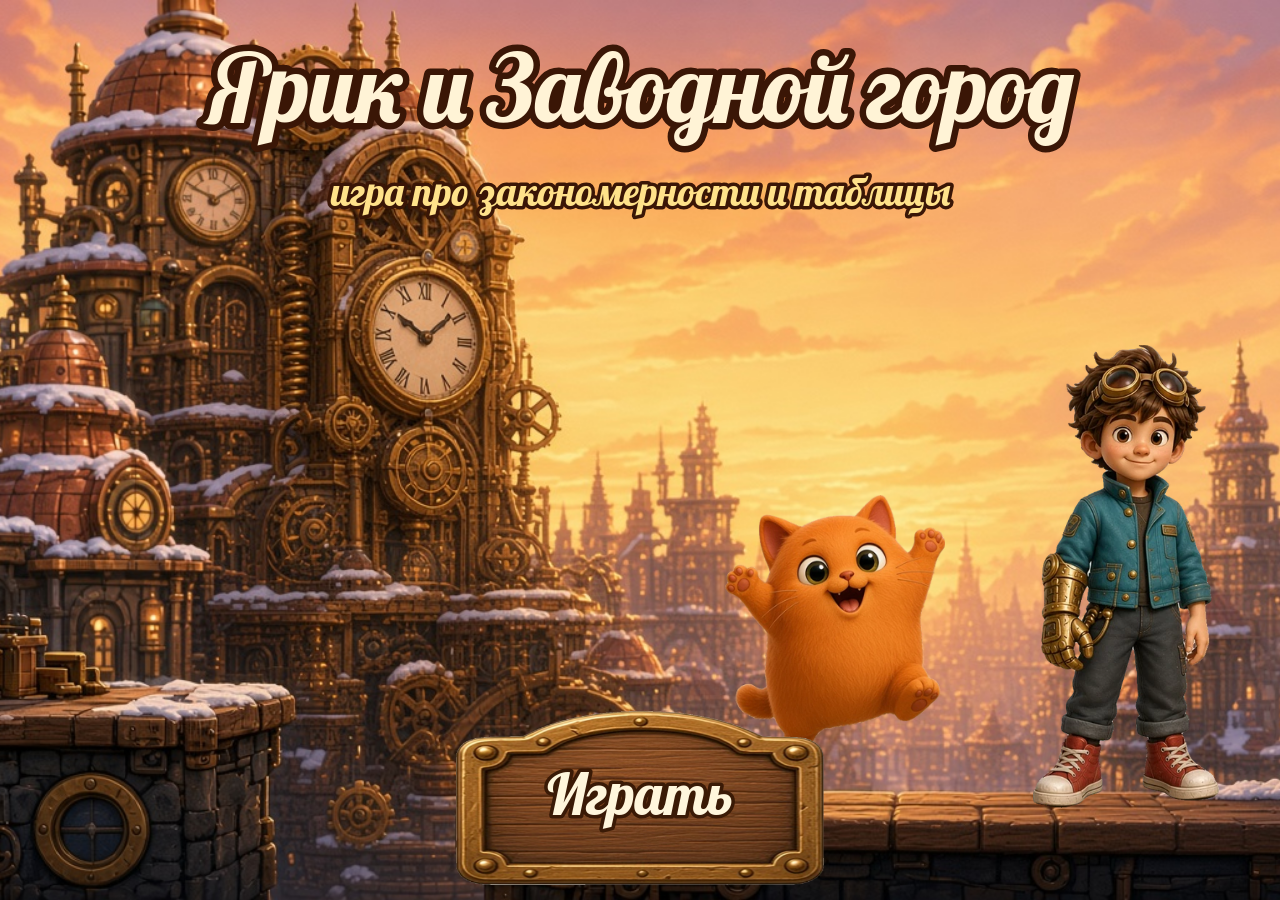
<file: index.html>
<!doctype html><html lang="ru"><head><meta charset="utf-8">
<meta name="viewport" content="width=device-width,initial-scale=1,maximum-scale=1,user-scalable=no,viewport-fit=cover">
<meta name="apple-mobile-web-app-capable" content="yes"><meta name="mobile-web-app-capable" content="yes">
<meta name="theme-color" content="#2b1d3a"><title>Ярик и Заводной город</title>
<link rel="stylesheet" href="fonts/fonts.css?v=20261024a1">
<style>html,body{margin:0;height:100%;background:#2b1d3a;overflow:hidden;touch-action:none;-webkit-user-select:none;user-select:none;-webkit-touch-callout:none}
canvas{position:fixed;left:0;top:0;width:100vw;height:100vh;height:100dvh;display:block}</style></head>
<body><canvas id="c"></canvas>
<script src="js/planck.min.js?v=20261024a1"></script>
<script src="js/voice.js?v=20261024a1"></script>
<script src="js/lines.js?v=20261024a1"></script>
<script src="js/core.js?v=20261024a1"></script>
<script src="js/music.js?v=20261024a1"></script>
<script src="js/world.js?v=20261024a1"></script>
<script src="js/levels.js?v=20261024a1"></script>
<script src="js/boss.js?v=20261024a1"></script>
<script src="js/pinball.js?v=20261024a1"></script>
<script src="js/scenes.js?v=20261024a1"></script>
</body></html>
</file>
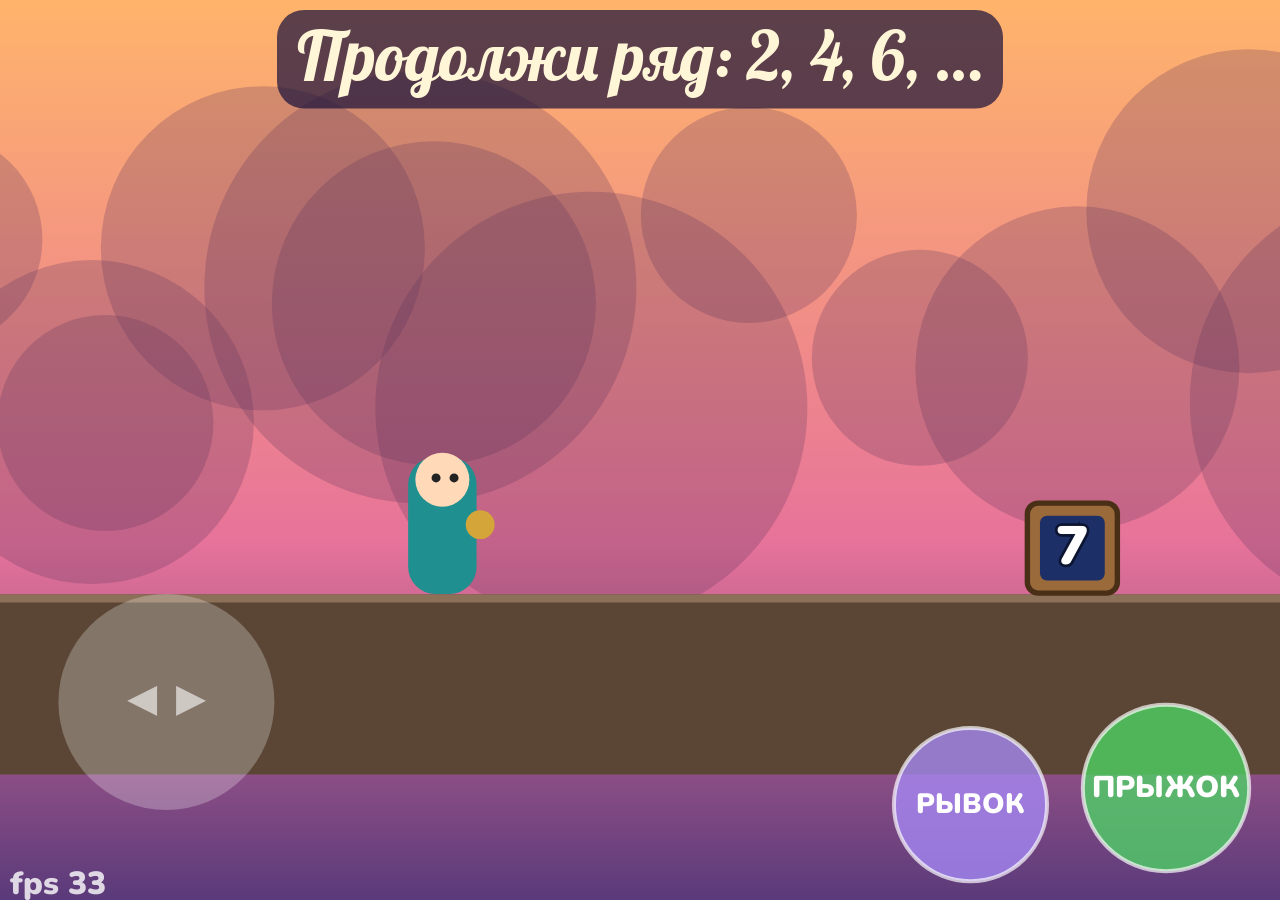
<file: proto/index.html>
<!doctype html><html lang="ru"><head><meta charset="utf-8">
<meta name="viewport" content="width=device-width,initial-scale=1,maximum-scale=1,user-scalable=no,viewport-fit=cover">
<title>Прототип: Ярик и Заводной город</title>
<link rel="stylesheet" href="fonts/fonts.css">
<style>html,body{margin:0;height:100%;overflow:hidden;background:#1b1530;touch-action:none;user-select:none;-webkit-user-select:none}
canvas{position:fixed;inset:0;width:100vw;height:100vh;display:block}</style></head>
<body><canvas id="c"></canvas>
<script src="planck.min.js"></script>
<script src="proto.js"></script></body></html>
</file>
